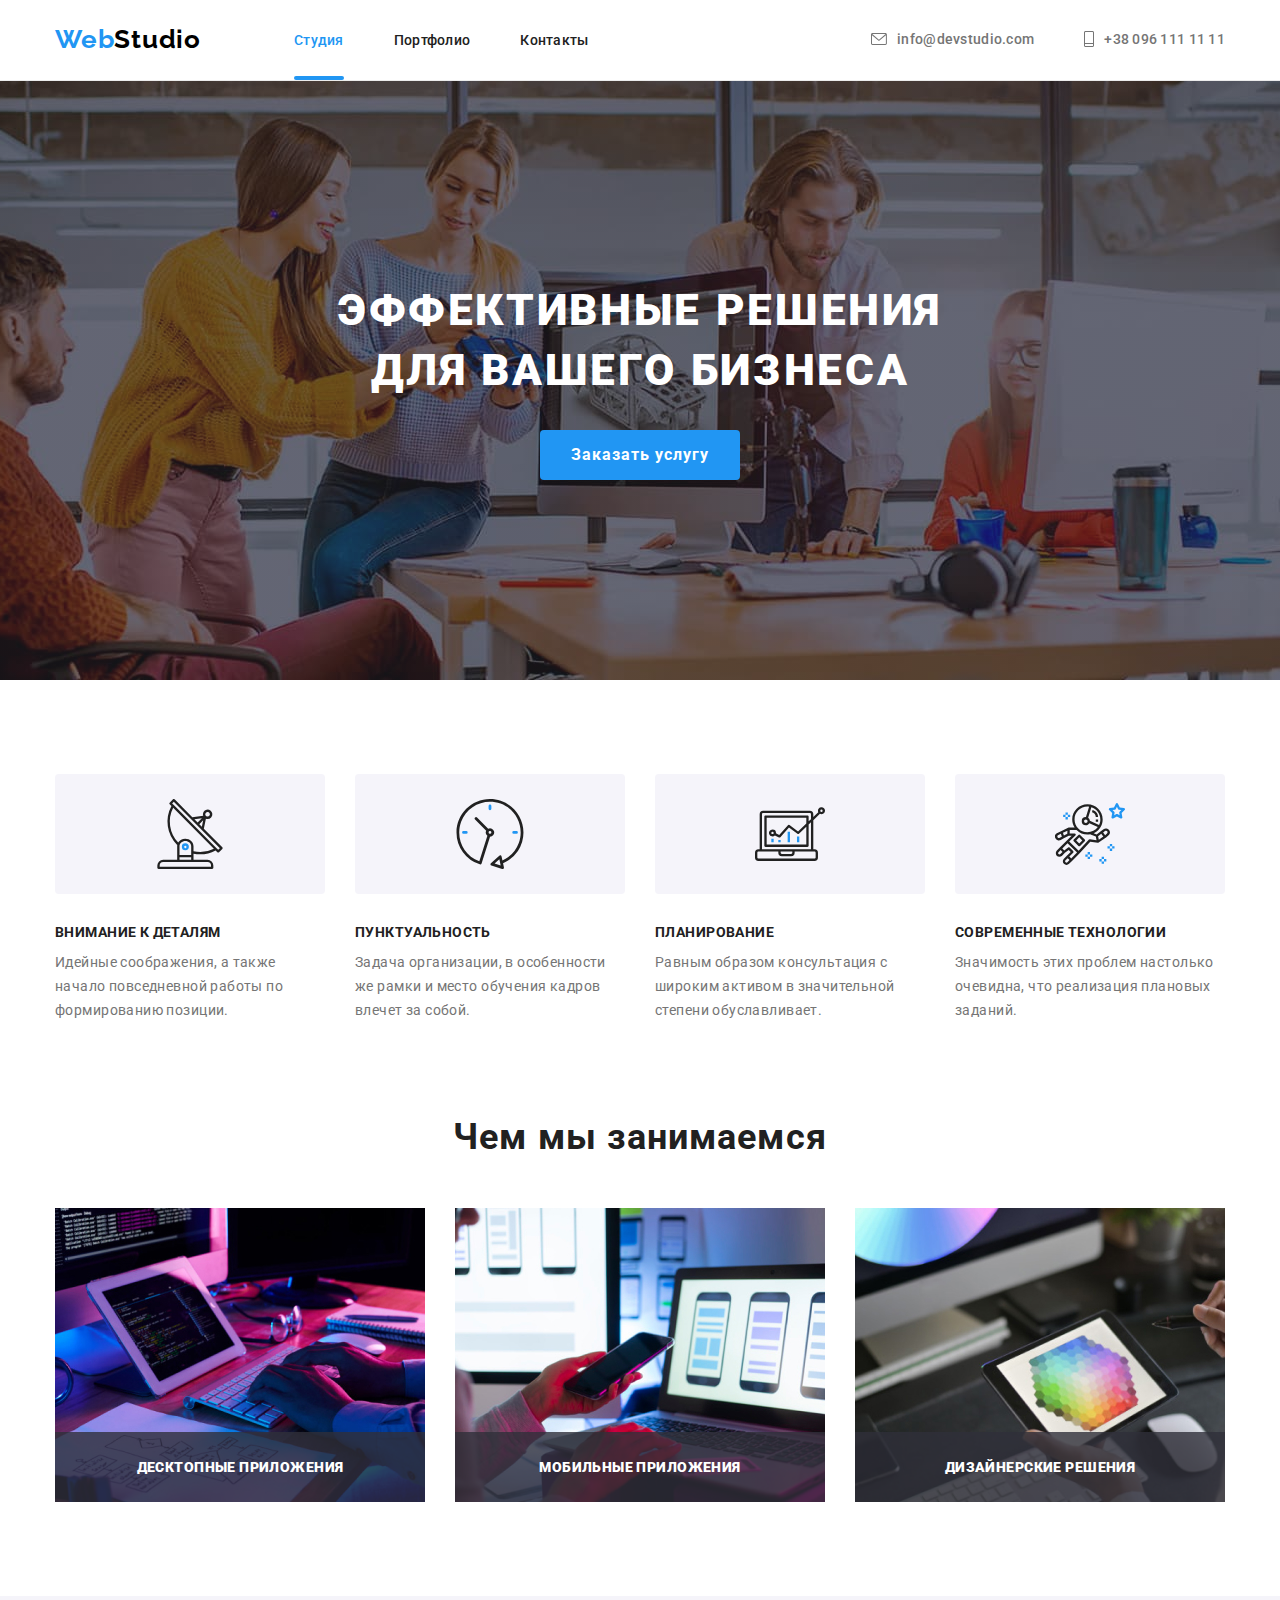
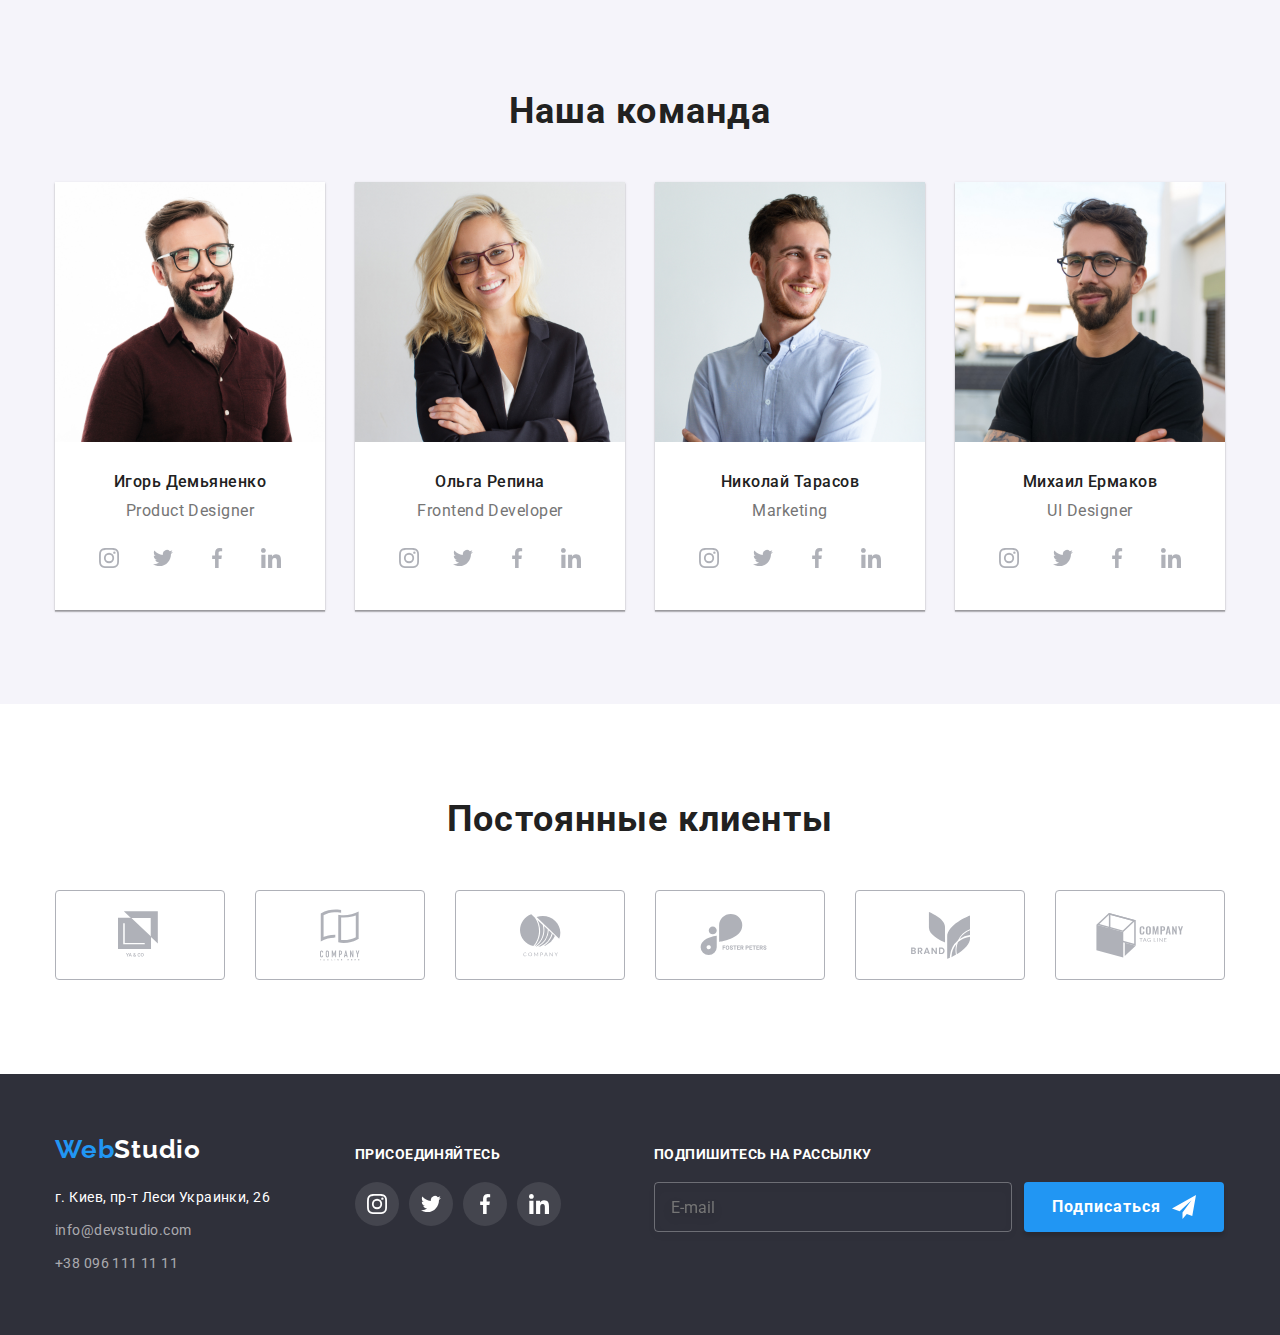
<file: index.html>
<!DOCTYPE html>
<html lang="ru">
  <head>
    <meta charset="UTF-8" />
    <meta name="viewport" content="width=device-width, initial-scale=1.0" />
    <title>Главная</title>
    <link rel="stylesheet" href="https://cdnjs.cloudflare.com/ajax/libs/modern-normalize/1.0.0/modern-normalize.css" />
    <link
      href="https://fonts.googleapis.com/css2?family=Raleway:wght@700&family=Roboto:wght@400;500;700;900&display=swap"
      rel="stylesheet"
    />
    <link rel="stylesheet" href="./css/main.min.css" />
  </head>

  <body>
    <!--HEADER-->

    <header class="page-header">
      <div class="container">
        <nav class="navigation">
          <a class="logo link logo-light-theme" href="./index.html" aria-label="логотип Веб Студии">
            <span class="logo-web">Web</span><span class="logo-studio-dark">Studio</span>
          </a>
        </nav>

        <nav class="navigation">
          <ul class="navigation-list list">
            <li class="navigation-list-item">
              <a class="navigation-list-link link link-current" href="./index.html"> Студия</a>
            </li>
            <li class="navigation-list-item">
              <a class="navigation-list-link link" href="./portfolio.html">Портфолио</a>
            </li>
            <li class="navigation-list-item">
              <a class="navigation-list-link link" href="">Контакты</a>
            </li>
          </ul>
        </nav>

        <address class="address">
          <ul class="address-list list">
            <li class="address-list-item">
              <a class="address-list-link link address-light-theme" href="mailto:info@devstudio.com">
                <svg class="contacts-icon mail-icon">
                  <use href="./images/symbol-defs.svg#icon-mail"></use>
                </svg>
                info@devstudio.com
              </a>
            </li>
            <li class="address-list-item">
              <a class="address-list-link link address-light-theme" href="tel:+380961111111">
                <svg class="contacts-icon phone-icon">
                  <use href="./images/symbol-defs.svg#icon-phone"></use>
                </svg>
                +38 096 111 11 11
              </a>
            </li>
          </ul>
        </address>
      </div>
    </header>

    <main>
      <!--HERO-->

      <section class="hero">
        <h1 class="hero-title">Эффективные решения для вашего бизнеса</h1>

        <button class="modal-button" data-modal-open type="button">Заказать услугу</button>
        <div class="backdrop is-hidden" data-modal>
          <div class="modal is-hidden">
            <button class="close-modal-btn" data-modal-close>
              <svg class="close-icon">
                <use href="./images/symbol-defs.svg#icon-close-modal"></use>
              </svg>
            </button>

            <h2 class="form-title">Оставьте свои данные, мы вам перезвоним</h2>

            <form action="#" method="GET" class="contact-form">
              <div class="form-field-wrapper">
                <label class="form-field"
                  >Имя
                  <input type="text" name="user-name" class="contact-input" minlength="2" />
                  <svg class="form-icon">
                    <use href="./images/symbol-defs.svg#icon-person-icon"></use>
                  </svg>
                </label>
              </div>

              <div class="form-field-wrapper">
                <label class="form-field"
                  >Телефон
                  <input type="tel" name="user-phone" class="contact-input" />
                  <svg class="form-icon">
                    <use href="./images/symbol-defs.svg#icon-phone-icon"></use>
                  </svg>
                </label>
              </div>

              <div class="form-field-wrapper">
                <label class="form-field">
                  Почта
                  <input type="email" name="user-email" class="contact-input" />
                  <svg class="form-icon">
                    <use href="./images/symbol-defs.svg#icon-email-icon"></use>
                  </svg>
                </label>
              </div>

              <label for="comment" class="form-field">
                Комментарий
                <textarea
                  name="comment"
                  class="comment-field"
                  id="comment"
                  placeholder="Введите текст"
                  cols="30"
                  rows="10"
                ></textarea>
              </label>

              <label for="agreement" class="agreement-terms-label">
                <input type="checkbox" name="agreement" value="accept" class="checkbox-input" id="agreement" />
                <svg class="checkbox-icon">
                  <use href="./images/symbol-defs.svg#icon-check"></use>
                </svg>

                Соглашаюсь с рассылкой и принимаю
                <a href="#" class="agreement-terms link"> Условия договора</a>
              </label>

              <button type="submit" class="submit-button">Отправить</button>
            </form>
          </div>
        </div>
      </section>

      <!--ADVANTAGES-->

      <section class="advantages">
        <h2 class="visually-hidden">Advantages</h2>

        <ul class="advantages-list list container">
          <li class="advantages-list-item">
            <h3 class="advantages-list-title details">Внимание к деталям</h3>
            <p class="advantages-list-description">
              Идейные соображения, а также начало повседневной работы по формированию позиции.
            </p>
          </li>

          <li class="advantages-list-item">
            <h3 class="advantages-list-title punctuality">Пунктуальность</h3>
            <p class="advantages-list-description">
              Задача организации, в особенности же рамки и место обучения кадров влечет за собой.
            </p>
          </li>

          <li class="advantages-list-item">
            <h3 class="advantages-list-title planning">Планирование</h3>
            <p class="advantages-list-description">
              Равным образом консультация с широким активом в значительной степени обуславливает.
            </p>
          </li>

          <li class="advantages-list-item">
            <h3 class="advantages-list-title technologies">Современные технологии</h3>
            <p class="advantages-list-description">
              Значимость этих проблем настолько очевидна, что реализация плановых заданий.
            </p>
          </li>
        </ul>
      </section>

      <!--WORK EXAMPLES-->

      <section class="gallery">
        <h2 class="title">Чем мы занимаемся</h2>

        <ul class="gallery-list list container">
          <li class="gallery-list-item">
            <img
              class="gallery-img"
              src="./images/works/work_1.jpg"
              alt="человек печатает на клавиатуре"
              width="370"
              height="294"
            />
            <div class="text-wrapper">
              <p class="gallery-label">Десктопные приложения</p>
            </div>
          </li>

          <li class="gallery-list-item">
            <img
              class="gallery-img"
              src="./images/works/work_2.jpg"
              alt="человек работает за ноутбуком с телефоном"
              width="370"
              height="294"
            />
            <div class="text-wrapper">
              <p class="gallery-label">Мобильные приложения</p>
            </div>
          </li>

          <li class="gallery-list-item">
            <img
              class="gallery-img"
              src="./images/works/work_3.jpg"
              alt=" человек работает на айпаде"
              width="370"
              height="294"
            />
            <div class="text-wrapper">
              <p class="gallery-label">Дизайнерские решения</p>
            </div>
          </li>
        </ul>
      </section>

      <!--TEAM-->

      <section class="staff">
        <h2 class="title">Наша команда</h2>

        <ul class="staff-list list container">
          <li class="staff-list-item">
            <div class="product-designer">
              <img class="staff-photo" src="./images/team/team_1.jpg" alt="Игорь Демьяненко" width="270" height="260" />
              <h3 class="staff-name">Игорь Демьяненко</h3>
              <p lang="en" class="staff-proffession">Product Designer</p>
            </div>

            <ul class="social-media list">
              <li>
                <a class="social-media-link link" href="">
                  <svg class="social-media-icons insta">
                    <use href="./images/symbol-defs.svg#icon-instagram"></use>
                  </svg>
                </a>
              </li>
              <li>
                <a class="social-media-link link" href="">
                  <svg class="social-media-icons twitter">
                    <use href="./images/symbol-defs.svg#icon-twitter"></use>
                  </svg>
                </a>
              </li>
              <li>
                <a class="social-media-link link" href="">
                  <svg class="social-media-icons fb">
                    <use href="./images/symbol-defs.svg#icon-facebook"></use>
                  </svg>
                </a>
              </li>
              <li>
                <a class="social-media-link link" href="">
                  <svg class="social-media-icons linkedin">
                    <use href="./images/symbol-defs.svg#icon-linkedin"></use>
                  </svg>
                </a>
              </li>
            </ul>
          </li>

          <li class="staff-list-item">
            <div class="frontennd-developer">
              <img class="staff-photo" src="./images/team/team_2.jpg" alt="Ольга Репина" width="270" height="260" />
              <h3 class="staff-name">Ольга Репина</h3>
              <p lang="en" class="staff-proffession">Frontend Developer</p>
            </div>
            <ul class="social-media list">
              <li class="social-media-item">
                <a class="social-media-link link" href="">
                  <svg class="social-media-icons insta">
                    <use href="./images/symbol-defs.svg#icon-instagram"></use>
                  </svg>
                </a>
              </li>
              <li class="social-media-item">
                <a class="social-media-link link" href="">
                  <svg class="social-media-icons twitter">
                    <use href="./images/symbol-defs.svg#icon-twitter"></use>
                  </svg>
                </a>
              </li>
              <li class="social-media-item">
                <a class="social-media-link link" href="">
                  <svg class="social-media-icons fb">
                    <use href="./images/symbol-defs.svg#icon-facebook"></use>
                  </svg>
                </a>
              </li>
              <li class="social-media-item">
                <a class="social-media-link link" href="">
                  <svg class="social-media-icons linkedin">
                    <use href="./images/symbol-defs.svg#icon-linkedin"></use>
                  </svg>
                </a>
              </li>
            </ul>
          </li>

          <li class="staff-list-item">
            <div class="marketing">
              <img class="staff-photo" src="./images/team/team_3.jpg" alt="Николай Тарасов" width="270" height="260" />
              <h3 class="staff-name">Николай Тарасов</h3>
              <p lang="en" class="staff-proffession">Marketing</p>
            </div>
            <ul class="social-media list">
              <li>
                <a class="social-media-link link" href="">
                  <svg class="social-media-icons insta">
                    <use href="./images/symbol-defs.svg#icon-instagram"></use>
                  </svg>
                </a>
              </li>
              <li>
                <a class="social-media-link link" href="">
                  <svg class="social-media-icons twitter">
                    <use href="./images/symbol-defs.svg#icon-twitter"></use>
                  </svg>
                </a>
              </li>
              <li>
                <a class="social-media-link link" href="">
                  <svg class="social-media-icons fb">
                    <use href="./images/symbol-defs.svg#icon-facebook"></use>
                  </svg>
                </a>
              </li>
              <li>
                <a class="social-media-link link" href="">
                  <svg class="social-media-icons linkedin">
                    <use href="./images/symbol-defs.svg#icon-linkedin"></use>
                  </svg>
                </a>
              </li>
            </ul>
          </li>

          <li class="staff-list-item">
            <div class="ui-designer">
              <img class="staff-photo" src="./images/team/team_4.jpg" alt="Михаил Ермаков" width="270" height="260" />
              <h3 class="staff-name">Михаил Ермаков</h3>
              <p lang="en" class="staff-proffession">UI Designer</p>
            </div>
            <ul class="social-media list">
              <li>
                <a class="social-media-link link" href="">
                  <svg class="social-media-icons insta">
                    <use href="./images/symbol-defs.svg#icon-instagram"></use>
                  </svg>
                </a>
              </li>
              <li>
                <a class="social-media-link link" href="">
                  <svg class="social-media-icons twitter">
                    <use href="./images/symbol-defs.svg#icon-twitter"></use>
                  </svg>
                </a>
              </li>
              <li>
                <a class="social-media-link link" href="">
                  <svg class="social-media-icons fb">
                    <use href="./images/symbol-defs.svg#icon-facebook"></use>
                  </svg>
                </a>
              </li>
              <li>
                <a class="social-media-link link" href="">
                  <svg class="social-media-icons linkedin">
                    <use href="./images/symbol-defs.svg#icon-linkedin"></use>
                  </svg>
                </a>
              </li>
            </ul>
          </li>
        </ul>
      </section>

      <!-- CLIENTS -->

      <section class="clients">
        <h2 class="title">Постоянные клиенты</h2>

        <ul class="clients-list list container">
          <li class="clients-list-item">
            <a class="clients-list-link link" href="">
              <svg class="clients-logo logo-1">
                <use href="./images/symbol-defs.svg#icon-logo-1"></use>
              </svg>
            </a>
          </li>

          <li class="clients-list-item">
            <a class="clients-list-link link" href="">
              <svg class="clients-logo logo-2">
                <use href="./images/symbol-defs.svg#icon-logo-2"></use>
              </svg>
            </a>
          </li>

          <li class="clients-list-item">
            <a class="clients-list-link link" href="">
              <svg class="clients-logo logo-3">
                <use href="./images/symbol-defs.svg#icon-logo-3"></use>
              </svg>
            </a>
          </li>

          <li class="clients-list-item">
            <a class="clients-list-link link" href="">
              <svg class="clients-logo logo-4">
                <use href="./images/symbol-defs.svg#icon-logo-4"></use>
              </svg>
            </a>
          </li>

          <li class="clients-list-item">
            <a class="clients-list-link link" href="">
              <svg class="clients-logo logo-5">
                <use href="./images/symbol-defs.svg#icon-logo-5"></use>
              </svg>
            </a>
          </li>

          <li class="clients-list-item">
            <a class="clients-list-link link" href="">
              <svg class="clients-logo logo-6">
                <use href="./images/symbol-defs.svg#icon-logo-6"></use>
              </svg>
            </a>
          </li>
        </ul>
      </section>
    </main>

    <!--FOOTER-->

    <footer class="footer">
      <section class="footer-container">
        <h2 class="visually-hidden">Adress</h2>

        <div class="container">
          <div class="footer-nav">
            <nav class="navigation">
              <a class="logo link" href="./index.html" aria-label="логотип Веб Студии"
                ><span class="logo-web">Web</span><span class="logo-studio-light">Studio</span></a
              >
            </nav>

            <address class="address">
              <ul class="address-list list">
                <li class="address-list-item">
                  <a
                    class="address-list-link link location"
                    href="https://goo.gl/maps/hSvquqhqqcb26WJL9"
                    target="_blank"
                    >г. Киев, пр-т Леси Украинки, 26
                  </a>
                </li>
                <li class="address-list-item">
                  <a class="address-list-link link address-dark-theme" href="mailto:info@devstudio.com">
                    info@devstudio.com</a
                  >
                </li>
                <li class="address-list-item">
                  <a class="address-list-link link address-dark-theme" href="tel:+380961111111">+38 096 111 11 11</a>
                </li>
              </ul>
            </address>
          </div>

          <div class="social">
            <h2 class="title">ПРИСОЕДИНЯЙТЕСЬ</h2>

            <ul class="social-media list">
              <li class="social-media-item">
                <a class="social-media-link link" href="">
                  <svg class="social-media-icons insta">
                    <use href="./images/symbol-defs.svg#icon-instagram"></use>
                  </svg>
                </a>
              </li>

              <li class="social-media-item">
                <a class="social-media-link link" href="">
                  <svg class="social-media-icons twitter">
                    <use href="./images/symbol-defs.svg#icon-twitter"></use>
                  </svg>
                </a>
              </li>

              <li class="social-media-item">
                <a class="social-media-link link" href="">
                  <svg class="social-media-icons fb">
                    <use href="./images/symbol-defs.svg#icon-facebook"></use>
                  </svg>
                </a>
              </li>

              <li class="social-media-item">
                <a class="social-media-link link" href="">
                  <svg class="social-media-icons linkedin">
                    <use href="./images/symbol-defs.svg#icon-linkedin"></use>
                  </svg>
                </a>
              </li>
            </ul>
          </div>

          <div class="form-wraper">
            <h2 class="title">Подпишитесь на рассылку</h2>
            <form action="#" method="GET" class="subscribe-form">
              <input type="email" class="subscribe-form-input" placeholder="E-mail" />
              <button type="submit" class="subscribe-button">Подписаться</button>
            </form>
          </div>
        </div>
      </section>
    </footer>

    <script src="./js/modal.js"></script>
  </body>
</html>
</file>
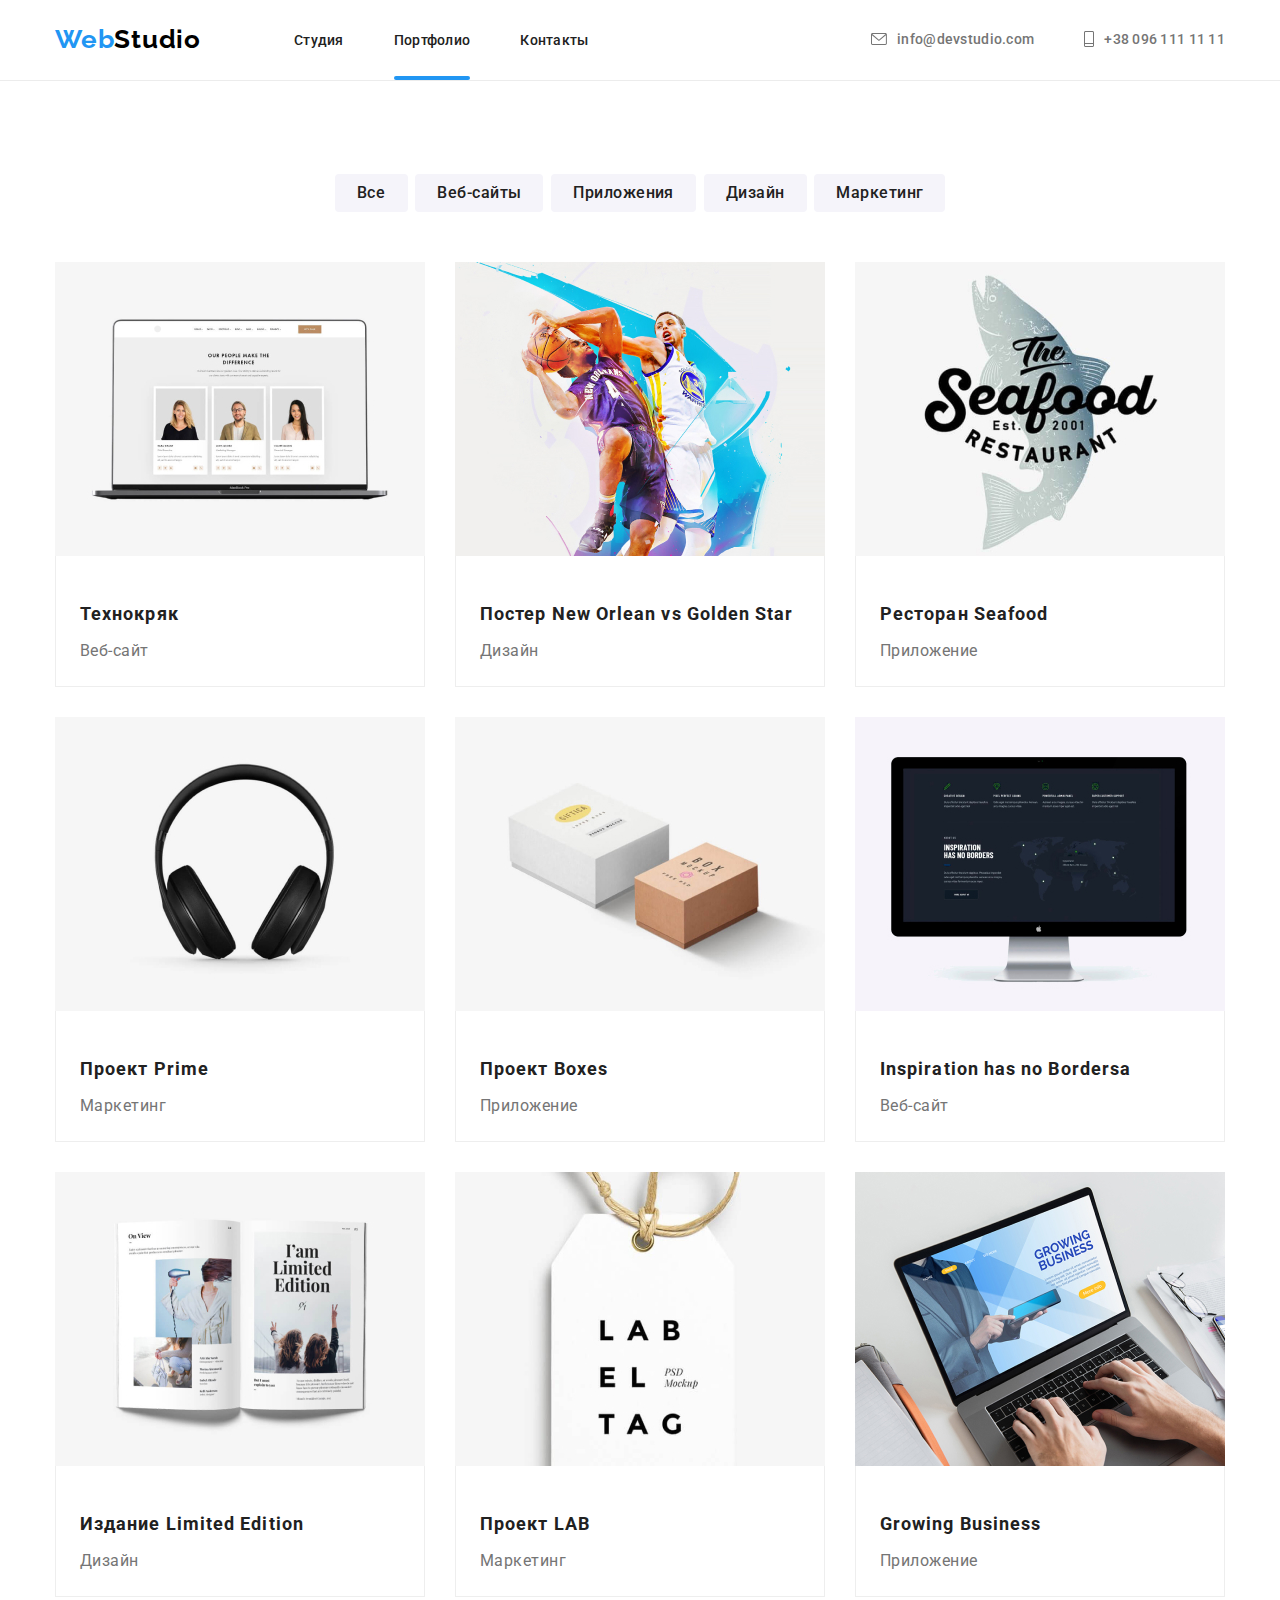
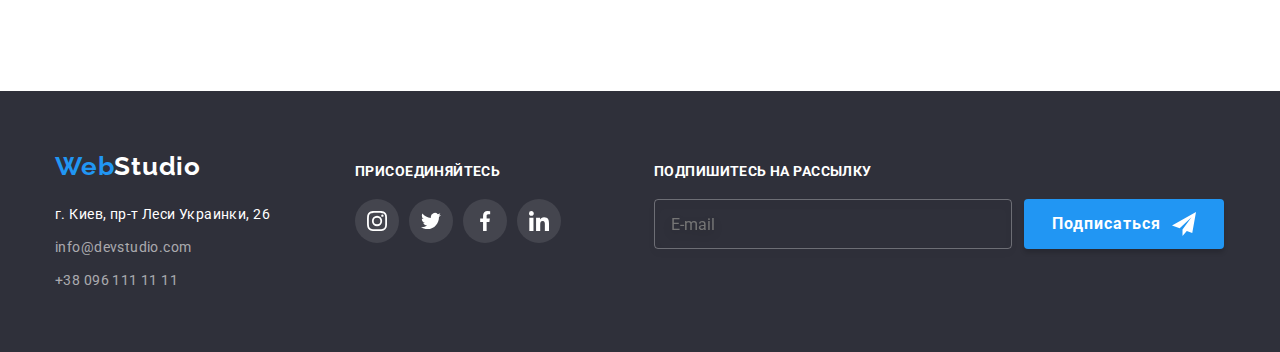
<file: portfolio.html>
<!DOCTYPE html>
<html lang="ru">
  <head>
    <meta charset="UTF-8" />
    <meta name="viewport" content="width=device-width, initial-scale=1.0" />
    <title>Портфолио</title>
    <link rel="stylesheet" href="https://cdnjs.cloudflare.com/ajax/libs/modern-normalize/1.0.0/modern-normalize.css" />
    <link
      href="https://fonts.googleapis.com/css2?family=Raleway:wght@700&family=Roboto:wght@400;500;700;900&display=swap"
      rel="stylesheet"
    />
    <link rel="stylesheet" href="./css/portfolio.min.css" />
  </head>

  <body>
    <!--HEADER-->

    <header class="page-header">
      <div class="container">
        <nav class="navigation">
          <a class="logo link logo-light-theme" href="./index.html" aria-label="логотип Веб Студии">
            <span class="logo-web">Web</span><span class="logo-studio-dark">Studio</span>
          </a>
        </nav>

        <nav class="navigation">
          <ul class="navigation-list list">
            <li class="navigation-list-item">
              <a class="navigation-list-link link" href="./index.html">Студия</a>
            </li>

            <li class="navigation-list-item">
              <a class="navigation-list-link link link-current" href="./portfolio.html">Портфолио</a>
            </li>

            <li class="navigation-list-item">
              <a class="navigation-list-link link" href="">Контакты</a>
            </li>
          </ul>
        </nav>

        <address class="address">
          <ul class="address-list list">
            <li class="address-list-item">
              <a class="address-list-link link address-light-theme" href="mailto:info@devstudio.com">
                <svg class="contacts-icon mail-icon">
                  <use href="./images/symbol-defs.svg#icon-mail"></use>
                </svg>
                info@devstudio.com
              </a>
            </li>
            <li class="address-list-item">
              <a class="address-list-link link address-light-theme" href="tel:+380961111111">
                <svg class="contacts-icon phone-icon">
                  <use href="./images/symbol-defs.svg#icon-phone"></use>
                </svg>
                +38 096 111 11 11
              </a>
            </li>
          </ul>
        </address>
      </div>
    </header>

    <main>
      <!--PORTFOLIO-->

      <section class="portfolio">
        <h2 hidden>Галлерея работ</h2>

        <div class="work-gallery">
          <div class="filter">
            <ul class="filter-list list">
              <li>
                <button class="filter-button" type="button">Все</button>
              </li>
              <li>
                <button class="filter-button" type="button">Веб-сайты</button>
              </li>
              <li>
                <button class="filter-button" type="button">Приложения</button>
              </li>
              <li>
                <button class="filter-button" type="button">Дизайн</button>
              </li>
              <li>
                <button class="filter-button" type="button">Маркетинг</button>
              </li>
            </ul>
          </div>

          <ul class="work-list list container">
            <li class="work-list-item">
              <a class="link work-list-link" href="">
                <div class="image-wrapper">
                  <img
                    class="work-photo"
                    src="./images/work-samples/site.jpg"
                    alt="страница вебсайта на мониторе лаптопа"
                    width="370"
                    height="294"
                  />

                  <p class="work-list-description">
                    Технокряк это современная площадка распространения коронавируса. Компании используют эту платформу
                    для цифрового шпионажа и атак на защищённые сервера конкурентов.
                  </p>
                </div>
                <div class="work-card">
                  <h3 class="work-name">Технокряк</h3>
                  <p class="work-type">Веб-сайт</p>
                </div>
              </a>
            </li>

            <li class="work-list-item">
              <a class="link work-list-link" href="">
                <div class="image-wrapper">
                  <img
                    class="work-photo"
                    src="./images/work-samples/basketball.jpg"
                    alt="двое мужчин играют в баскетбол"
                    width="370"
                    height="294"
                  />

                  <p class="work-list-description">
                    Технокряк это современная площадка распространения коронавируса. Компании используют эту платформу
                    для цифрового шпионажа и атак на защищённые сервера конкурентов.
                  </p>
                </div>

                <div class="work-card">
                  <h3 class="work-name">Постер <span lang="en">New Orlean vs Golden Star</span></h3>
                  <p class="work-type">Дизайн</p>
                </div>
              </a>
            </li>

            <li class="work-list-item">
              <a class="link work-list-link" href="">
                <div class="image-wrapper">
                  <img
                    class="work-photo"
                    src="./images/work-samples/restaurant-logo.jpg"
                    alt="логотип ресторана Seafood"
                    width="370"
                    height="294"
                  />
                  <p class="work-list-description">
                    Технокряк это современная площадка распространения коронавируса. Компании используют эту платформу
                    для цифрового шпионажа и атак на защищённые сервера конкурентов.
                  </p>
                </div>

                <div class="work-card">
                  <h3 class="work-name">Ресторан <span lang="en">Seafood</span></h3>
                  <p class="work-type">Приложение</p>
                </div>
              </a>
            </li>

            <li class="work-list-item">
              <a class="link work-list-link" href="">
                <div class="image-wrapper">
                  <img
                    class="work-photo"
                    src="./images/work-samples/headphones.jpg"
                    alt="черные наушники накладные"
                    width="370"
                    height="294"
                  />
                  <p class="work-list-description">
                    Технокряк это современная площадка распространения коронавируса. Компании используют эту платформу
                    для цифрового шпионажа и атак на защищённые сервера конкурентов.
                  </p>
                </div>

                <div class="work-card">
                  <h3 class="work-name">Проект <span lang="en">Prime</span></h3>
                  <p class="work-type">Маркетинг</p>
                </div>
              </a>
            </li>

            <li class="work-list-item">
              <a class="link work-list-link" href="">
                <div class="image-wrapper">
                  <img
                    class="work-photo"
                    src="./images/work-samples/boxes.jpg"
                    alt="две картонные коробки на светлом фоне"
                    width="370"
                    height="294"
                  />

                  <p class="work-list-description">
                    Технокряк это современная площадка распространения коронавируса. Компании используют эту платформу
                    для цифрового шпионажа и атак на защищённые сервера конкурентов.
                  </p>
                </div>

                <div class="work-card">
                  <h3 class="work-name">Проект <span lang="en">Boxes</span></h3>
                  <p class="work-type">Приложение</p>
                </div>
              </a>
            </li>

            <li class="work-list-item">
              <a class="link work-list-link" href="">
                <div class="image-wrapper">
                  <img
                    class="work-photo"
                    src="./images/work-samples/monitor.jpg"
                    alt="вебсайт на экране монитора моноблока"
                    width="370"
                    height="294"
                  />
                  <p class="work-list-description">
                    Технокряк это современная площадка распространения коронавируса. Компании используют эту платформу
                    для цифрового шпионажа и атак на защищённые сервера конкурентов.
                  </p>
                </div>

                <div class="work-card">
                  <h3 lang="en" class="work-name">Inspiration has no Bordersа</h3>
                  <p class="work-type">Веб-сайт</p>
                </div>
              </a>
            </li>

            <li class="work-list-item">
              <a class="link work-list-link" href="">
                <div class="image-wrapper">
                  <img
                    class="work-photo"
                    src="./images/work-samples/book.jpg"
                    alt="журнал Limited Edition"
                    width="370"
                    height="294"
                  />
                  <p class="work-list-description">
                    Технокряк это современная площадка распространения коронавируса. Компании используют эту платформу
                    для цифрового шпионажа и атак на защищённые сервера конкурентов.
                  </p>
                </div>

                <div class="work-card">
                  <h3 class="work-name">Издание <span lang="en">Limited Edition</span></h3>
                  <p class="work-type">Дизайн</p>
                </div>
              </a>
            </li>

            <li class="work-list-item">
              <a class="link work-list-link" href="">
                <div class="image-wrapper">
                  <img
                    class="work-photo"
                    src="./images/work-samples/label.jpg"
                    alt="белая бирка с веревочкой"
                    width="370"
                    height="294"
                  />
                  <p class="work-list-description">
                    Технокряк это современная площадка распространения коронавируса. Компании используют эту платформу
                    для цифрового шпионажа и атак на защищённые сервера конкурентов.
                  </p>
                </div>

                <div class="work-card">
                  <h3 class="work-name">Проект <span lang="en">LAB</span></h3>
                  <p class="work-type">Маркетинг</p>
                </div>
              </a>
            </li>

            <li class="work-list-item">
              <a class="link work-list-link" href="">
                <div class="image-wrapper">
                  <img
                    class="work-photo"
                    src="./images/work-samples/laptop.jpg"
                    alt="разрабатывает приложение на лаптопе"
                    width="370"
                    height="294"
                  />
                  <p class="work-list-description">
                    Технокряк это современная площадка распространения коронавируса. Компании используют эту платформу
                    для цифрового шпионажа и атак на защищённые сервера конкурентов.
                  </p>
                </div>

                <div class="work-card">
                  <h3 lang="en" class="work-name">Growing Business</h3>
                  <p class="work-type">Приложение</p>
                </div>
              </a>
            </li>
          </ul>
        </div>
      </section>
    </main>

    <!--FOOTER-->

    <footer class="footer">
      <section class="footer-container">
        <h2 hidden>Adress</h2>

        <div class="container">
          <div class="footer-nav">
            <nav class="navigation">
              <a class="logo link" href="./index.html" aria-label="логотип Веб Студии"
                ><span class="logo-web">Web</span><span class="logo-studio-light">Studio</span></a
              >
            </nav>

            <address class="address">
              <ul class="address-list list">
                <li class="address-list-item">
                  <a
                    class="address-list-link link location"
                    href="https://goo.gl/maps/hSvquqhqqcb26WJL9"
                    target="_blank"
                    >г. Киев, пр-т Леси Украинки, 26
                  </a>
                </li>
                <li class="address-list-item">
                  <a class="address-list-link link address-dark-theme" href="mailto:info@devstudio.com">
                    info@devstudio.com</a
                  >
                </li>
                <li class="address-list-item">
                  <a class="address-list-link link address-dark-theme" href="tel:+380961111111">+38 096 111 11 11</a>
                </li>
              </ul>
            </address>
          </div>

          <div class="social">
            <h2 class="title">ПРИСОЕДИНЯЙТЕСЬ</h2>

            <ul class="social-media list">
              <li class="social-media-item">
                <a class="social-media-link link" href="">
                  <svg class="social-media-icons insta">
                    <use href="./images/symbol-defs.svg#icon-instagram"></use>
                  </svg>
                </a>
              </li>

              <li class="social-media-item">
                <a class="social-media-link link" href="">
                  <svg class="social-media-icons twitter">
                    <use href="./images/symbol-defs.svg#icon-twitter"></use>
                  </svg>
                </a>
              </li>

              <li class="social-media-item">
                <a class="social-media-link link" href="">
                  <svg class="social-media-icons fb">
                    <use href="./images/symbol-defs.svg#icon-facebook"></use>
                  </svg>
                </a>
              </li>

              <li class="social-media-item">
                <a class="social-media-link link" href="">
                  <svg class="social-media-icons linkedin">
                    <use href="./images/symbol-defs.svg#icon-linkedin"></use>
                  </svg>
                </a>
              </li>
            </ul>
          </div>

          <div class="form-wraper">
            <h2 class="title">Подпишитесь на рассылку</h2>
            <form action="#" method="GET" class="subscribe-form">
              <input type="email" class="subscribe-form-input" placeholder="E-mail" />
              <button type="submit" class="subscribe-button">Подписаться</button>
            </form>
          </div>
        </div>
      </section>
    </footer>

    <script src="./js/modal.js"></script>
  </body>
</html>
</file>
<file: css/main.min.css>
.visually-hidden{position:absolute !important;clip:rect(1px 1px 1px 1px);clip:rect(1px, 1px, 1px, 1px);padding:0 !important;border:0 !important;height:1px !important;width:1px !important;overflow:hidden}.advantages .container,.gallery .container,.staff .container,.social-media,.clients-list,.subscribe-button{display:flex;justify-content:space-between}.address-list-link:hover,.address-list-link:focus,.navigation-list-link:hover,.navigation-list-link:focus,.backdrop,.contact-input,.form-icon,.form-field,.comment-field,.checkbox-icon,.social-media-link,.footer .social-media-link,.clients-list-link{transition:all 250ms cubic-bezier(0.4, 0, 0.2, 1)}*,*::before,*::after{padding:0;margin:0}img{display:block}body{padding-top:80px;font-family:"Roboto",sans-serif;font-style:normal;color:#757575}.list{list-style:none;padding:0px;margin:0px;list-style:none}.link{text-decoration:none;display:block}h1,h2,h3{margin:0px}.container{width:1200px;padding-left:15px;padding-right:15px;margin-left:auto;margin-right:auto}.page-header .container{display:flex;align-items:center;justify-content:center}.gallery .container{margin-top:50px}.work-gallery .container{display:flex;flex-wrap:wrap;margin-top:50px}.staff .container{margin-top:50px}.footer .container{display:flex}.modal-button{display:block;font-family:"Roboto",sans-serif;font-weight:700;font-size:16px;line-height:1.875;letter-spacing:.06em;text-align:center;color:#fff;background-color:#2196f3;border-style:none;margin:0 auto;width:200px;min-width:200px;height:50px;border-radius:4px;margin-top:30px;cursor:pointer}.logo{font-family:"Raleway",sans-serif;font-style:normal;font-weight:700;font-size:26px;line-height:1.19231;letter-spacing:.03em}.logo-web{color:#2196f3}.logo-studio-dark{color:#000}.logo-studio-light{color:#fff}.address{font-family:"Roboto",sans-serif;font-style:normal;font-size:14px}.page-header .address{display:flex;margin-left:auto}.footer .address{margin-top:20px}.address-list-link{display:flex;align-items:center}.address-list-link:hover,.address-list-link:focus{color:#2196f3}.address-light-theme{font-weight:500;font-size:14px;line-height:1.42857;letter-spacing:.02em;color:#757575}.address-dark-theme{font-weight:400;font-size:14px;line-height:1.71429;letter-spacing:.03em;color:rgba(255,255,255,0.6)}.footer .address-list-item:not(:first-child){margin-top:9px}.page-header .address-list{display:flex}.page-header .address-list-item+.address-list-item{margin-left:50px}.contacts-icon{margin-right:10px;fill:currentColor}.phone-icon{width:10px;min-width:10px;height:16px}.mail-icon{width:16px;min-width:16px;height:12px}.navigation-list-link{display:block;color:#212121;font-weight:500;font-size:14px;line-height:1.14286;letter-spacing:.02em;cursor:pointer}.navigation-list-link:hover,.navigation-list-link:focus{color:#2196f3}.page-header .navigation-list{display:flex;margin-left:93px}.page-header .navigation-list-item+.navigation-list-item{margin-left:50px}.title{font-weight:700;font-size:36px;line-height:1.16667;letter-spacing:.03em;text-align:center;color:#212121}.footer .title{font-family:"Roboto",sans-serif;font-weight:700;font-size:14px;line-height:1.14286;letter-spacing:.03em;color:#fff;text-align:start;text-transform:uppercase;margin-bottom:20px}.link-current{position:relative;color:#2196f3}.link-current::after{content:"";position:absolute;display:block;width:100%;min-width:100%;height:4px;bottom:-32px;background-color:#2196f3;border-radius:2px}.backdrop{position:fixed;z-index:105;top:0;left:0;width:100%;min-width:100%;height:100%;background-color:rgba(0,0,0,0.2)}.backdrop.is-hidden{visibility:hidden;opacity:0;pointer-events:none}.modal{position:absolute;top:50%;left:50%;width:528px;min-width:528px;height:581px;padding:40px;background-color:#fff;box-shadow:0px 1px 3px rgba(0,0,0,0.12),0px 1px 1px rgba(0,0,0,0.14),0px 2px 1px rgba(0,0,0,0.2);border-radius:4px;transform:translate(-50%, -50%);transition:transform 250ms cubic-bezier(0.4, 0, 0.2, 1)}.backdrop.is-hidden .modal{transform:translate(-50%, -200%)}.close-modal-btn{position:absolute;top:8px;right:8px;width:30px;min-width:30px;height:30px;border-radius:50%;border:1px solid rgba(0,0,0,0.1);background-color:#fff;cursor:pointer}.close-modal-btn:hover,.close-modal-btn:focus{color:#2196f3}.close-icon{width:11px;min-width:11px;height:11px;fill:currentColor}.form-title{font-weight:700;font-size:20px;line-height:1.15;letter-spacing:.03em;color:#212121;margin-bottom:12px}.contact-form{font-style:normal;font-weight:400;font-size:12px;line-height:1.16667;letter-spacing:.01em;color:#757575}.contact-input{width:100%;min-width:100%;height:40px;padding:12px 42px;margin-top:4px;border:1px solid rgba(33,33,33,0.2);box-sizing:border-box;border-radius:4px}.contact-input:focus{outline-color:#2196f3}.form-field-wrapper{position:relative;margin-bottom:10px}.form-icon{position:absolute;top:29px;left:12px;width:18px;min-width:18px;height:18px;display:inline-block;fill:#000}.form-field:focus-within>.form-icon{fill:#2196f3}.form-field:focus-within{color:#2196f3}.comment-field{width:100%;min-width:100%;height:120px;margin-top:4px;padding:12px 16px;border:1px solid rgba(33,33,33,0.2);border-radius:4px;resize:none}.comment-field:focus{outline-color:#2196f3}.agreement-terms{text-decoration-line:underline;color:#2196f3;cursor:pointer}.agreement-terms-label{display:inline-flex;align-items:center;padding:0 12px;margin-top:20px;text-align:end;font-weight:400;font-size:14px;line-height:1.71429;letter-spacing:.03em}.checkbox-input{margin-top:20px;appearance:none}.checkbox-input:checked+.checkbox-icon{background-color:#2196f3;border:none}.checkbox-icon{width:16px;min-width:16px;height:15px;margin-right:8px;border:2px solid #212121;border-radius:4px}.submit-button{display:block;width:200px;min-width:200px;height:50px;margin-top:30px;margin:0 auto;margin-top:30px;font-weight:700;font-size:16px;line-height:1.875;letter-spacing:.06em;color:#fff;background:#2196f3;color:#fff;box-shadow:0px 4px 4px rgba(0,0,0,0.15);border-radius:4px;border-style:none;cursor:pointer}.social{padding-top:12px;margin-left:85px}.social-media{width:206px;min-width:206px;height:44px;align-items:center;margin:0 auto}.footer .social-media{width:100%;min-width:100%;height:44px}.social-media-icons{width:20px;min-width:20px;height:20px;fill:currentColor}.social-media-link{display:flex;align-items:center;justify-content:center;width:44px;min-width:44px;height:44px;border-radius:50%;margin:0 auto;color:#afb1b8}.social-media-link:hover,.social-media-link:focus{width:44px;min-width:44px;height:44px;background-color:#2196f3;color:#fff}.footer .social-media-item+.social-media-item{margin-left:10px}.footer .social-media-icons{fill:#fff}.footer .social-media-link{width:44px;min-width:44px;height:44px;border-radius:50%;background-color:rgba(255,255,255,0.1)}.footer .social-media-link:hover,.footer .social-media-link:focus{background-color:#2196f3}.page-header{position:fixed;top:0;left:0;z-index:100;width:100%;border-bottom:1px solid #ececec;padding-top:24px;padding-bottom:25px;background-color:#fff}.hero{padding-top:200px;padding-bottom:200px;background-color:#2f303a;background-image:linear-gradient(rgba(47,48,58,0.4), rgba(47,48,58,0.4)),url("../images/Img.jpg");background-repeat:no-repeat;background-size:cover;background-position:center}.hero-title{width:696px;text-align:center;font-family:"Roboto",sans-serif;font-style:normal;font-weight:900;font-size:44px;line-height:1.36364;letter-spacing:.06em;text-transform:uppercase;color:#fff;margin:0 auto}.advantages{padding-top:94px;padding-bottom:94px}.advantages-list-title{font-weight:700;font-size:14px;line-height:1.14286;letter-spacing:.03em;text-transform:uppercase;color:#212121;margin-bottom:10px}.advantages-list-title::before{content:"";display:block;width:270px;min-width:270px;height:120px;margin-bottom:30px;border-radius:4px;background-repeat:no-repeat;background-position:center}.advantages-list-description{font-weight:400;font-size:14px;line-height:1.71429;letter-spacing:.03em}.advantages-list-item{width:270px}.details::before{background-image:url("../images/Advantages/antenna.svg"),linear-gradient(#f5f4fa, #f5f4fa)}.punctuality::before{background-image:url("../images/Advantages/clock.svg"),linear-gradient(#f5f4fa, #f5f4fa)}.planning::before{background-image:url("../images/Advantages/diagram.svg"),linear-gradient(#f5f4fa, #f5f4fa)}.technologies::before{background-image:url("../images/Advantages/astronaut.svg"),linear-gradient(#f5f4fa, #f5f4fa)}.gallery{padding-bottom:94px}.gallery-list-item{position:relative}.gallery-label{font-weight:900;font-size:14px;line-height:1.14286;letter-spacing:.03em;text-align:center;text-transform:uppercase;color:#ffffff}.text-wrapper{position:absolute;bottom:0px;display:flex;justify-content:center;align-items:center;width:100%;min-width:100%;height:70px;background:rgba(47,48,58,0.8)}.staff{background-color:#f5f4fa;padding-top:94px;padding-bottom:94px}.staff-name{font-weight:500;font-size:16px;line-height:1.1875;letter-spacing:.03em;color:#212121;margin-top:30px}.staff-proffession{font-weight:400;font-size:16px;line-height:1.1875;letter-spacing:.03em;margin-top:10px;margin-bottom:16px}.staff-list-item{text-align:center;padding-bottom:30px;background-color:#fff;box-shadow:0px 1px 3px rgba(0,0,0,0.12),0px 1px 1px rgba(0,0,0,0.14),0px 2px 1px rgba(0,0,0,0.2)}.clients{padding-top:94px;padding-bottom:94px}.clients-list{align-items:center;margin:0 auto;margin-top:50px}.clients-list-link{display:flex;align-items:center;justify-content:center;width:170px;min-width:170px;height:90px;border:1px solid #afb1b8;color:#afb1b8;border-radius:4px}.clients-list-link:hover,.clients-list-link:focus{border:1px solid #2196f3;color:#2196f3}.clients-logo{fill:currentColor}.logo-1{width:44px;min-width:44px;height:49px}.logo-2{width:40px;min-width:40px;height:52px}.logo-3{width:41px;min-width:41px;height:43px}.logo-4{width:80px;min-width:80px;height:42px}.logo-5{width:59px;min-width:59px;height:47px}.logo-6{width:88px;min-width:88px;height:45px}.footer{padding-top:60px;padding-bottom:60px;background-color:#2f303a}.location{font-weight:400;font-size:14px;line-height:1.71429;letter-spacing:.03em;color:#fff}.form-wraper{margin-left:93px;padding-top:12px}.subscribe-form{display:inline-flex;align-items:center}.subscribe-form-input{width:358px;min-width:358px;height:50px;padding:15px 16px;border:1px solid rgba(255,255,255,0.3);color:#fff;background-color:transparent;box-sizing:border-box;filter:drop-shadow(0px 4px 4px rgba(0,0,0,0.15));border-radius:4px}.subscribe-button{align-items:center;width:200px;min-width:200px;height:50px;margin-left:12px;padding:10px 28px;font-weight:700;font-size:16px;line-height:1.875;letter-spacing:.06em;color:#fff;text-align:left;background:#2196f3;box-shadow:0px 4px 4px rgba(0,0,0,0.15);border-radius:4px;border-style:none;cursor:pointer}.subscribe-button::after{content:"";width:24px;min-width:24px;height:24px;background-image:url("../images/icon-send.svg");fill:#fff;background-repeat:no-repeat;background-position:center}
/*# sourceMappingURL=main.min.css.map */
</file>
<file: css/portfolio.min.css>
.visually-hidden{position:absolute !important;clip:rect(1px 1px 1px 1px);clip:rect(1px, 1px, 1px, 1px);padding:0 !important;border:0 !important;height:1px !important;width:1px !important;overflow:hidden}.advantages .container,.gallery .container,.staff .container,.social-media,.subscribe-button,.filter-list{display:flex;justify-content:space-between}.address-list-link:hover,.address-list-link:focus,.navigation-list-link:hover,.navigation-list-link:focus,.social-media-link,.footer .social-media-link,.filter-button,.work-list-link{transition:all 250ms cubic-bezier(0.4, 0, 0.2, 1)}*,*::before,*::after{padding:0;margin:0}img{display:block}body{padding-top:80px;font-family:"Roboto",sans-serif;font-style:normal;color:#757575}.list{list-style:none;padding:0px;margin:0px;list-style:none}.link{text-decoration:none;display:block}h1,h2,h3{margin:0px}.container{width:1200px;padding-left:15px;padding-right:15px;margin-left:auto;margin-right:auto}.page-header .container{display:flex;align-items:center;justify-content:center}.gallery .container{margin-top:50px}.work-gallery .container{display:flex;flex-wrap:wrap;margin-top:50px}.staff .container{margin-top:50px}.footer .container{display:flex}.logo{font-family:"Raleway",sans-serif;font-style:normal;font-weight:700;font-size:26px;line-height:1.19231;letter-spacing:.03em}.logo-web{color:#2196f3}.logo-studio-dark{color:#000}.logo-studio-light{color:#fff}.address{font-family:"Roboto",sans-serif;font-style:normal;font-size:14px}.page-header .address{display:flex;margin-left:auto}.footer .address{margin-top:20px}.address-list-link{display:flex;align-items:center}.address-list-link:hover,.address-list-link:focus{color:#2196f3}.address-light-theme{font-weight:500;font-size:14px;line-height:1.42857;letter-spacing:.02em;color:#757575}.address-dark-theme{font-weight:400;font-size:14px;line-height:1.71429;letter-spacing:.03em;color:rgba(255,255,255,0.6)}.footer .address-list-item:not(:first-child){margin-top:9px}.page-header .address-list{display:flex}.page-header .address-list-item+.address-list-item{margin-left:50px}.contacts-icon{margin-right:10px;fill:currentColor}.phone-icon{width:10px;min-width:10px;height:16px}.mail-icon{width:16px;min-width:16px;height:12px}.link-current{position:relative;color:#2196f3}.link-current::after{content:"";position:absolute;display:block;width:100%;min-width:100%;height:4px;bottom:-32px;background-color:#2196f3;border-radius:2px}.navigation-list-link{display:block;color:#212121;font-weight:500;font-size:14px;line-height:1.14286;letter-spacing:.02em;cursor:pointer}.navigation-list-link:hover,.navigation-list-link:focus{color:#2196f3}.page-header .navigation-list{display:flex;margin-left:93px}.page-header .navigation-list-item+.navigation-list-item{margin-left:50px}.modal-button{display:block;font-family:"Roboto",sans-serif;font-weight:700;font-size:16px;line-height:1.875;letter-spacing:.06em;text-align:center;color:#fff;background-color:#2196f3;border-style:none;margin:0 auto;width:200px;min-width:200px;height:50px;border-radius:4px;margin-top:30px;cursor:pointer}.title{font-weight:700;font-size:36px;line-height:1.16667;letter-spacing:.03em;text-align:center;color:#212121}.footer .title{font-family:"Roboto",sans-serif;font-weight:700;font-size:14px;line-height:1.14286;letter-spacing:.03em;color:#fff;text-align:start;text-transform:uppercase;margin-bottom:20px}.social{padding-top:12px;margin-left:85px}.social-media{width:206px;min-width:206px;height:44px;align-items:center;margin:0 auto}.footer .social-media{width:100%;min-width:100%;height:44px}.social-media-icons{width:20px;min-width:20px;height:20px;fill:currentColor}.social-media-link{display:flex;align-items:center;justify-content:center;width:44px;min-width:44px;height:44px;border-radius:50%;margin:0 auto;color:#afb1b8}.social-media-link:hover,.social-media-link:focus{width:44px;min-width:44px;height:44px;background-color:#2196f3;color:#fff}.footer .social-media-item+.social-media-item{margin-left:10px}.footer .social-media-icons{fill:#fff}.footer .social-media-link{width:44px;min-width:44px;height:44px;border-radius:50%;background-color:rgba(255,255,255,0.1)}.footer .social-media-link:hover,.footer .social-media-link:focus{background-color:#2196f3}.page-header{position:fixed;top:0;left:0;z-index:100;width:100%;border-bottom:1px solid #ececec;padding-top:24px;padding-bottom:25px;background-color:#fff}.footer{padding-top:60px;padding-bottom:60px;background-color:#2f303a}.location{font-weight:400;font-size:14px;line-height:1.71429;letter-spacing:.03em;color:#fff}.form-wraper{margin-left:93px;padding-top:12px}.subscribe-form{display:inline-flex;align-items:center}.subscribe-form-input{width:358px;min-width:358px;height:50px;padding:15px 16px;border:1px solid rgba(255,255,255,0.3);color:#fff;background-color:transparent;box-sizing:border-box;filter:drop-shadow(0px 4px 4px rgba(0,0,0,0.15));border-radius:4px}.subscribe-button{align-items:center;width:200px;min-width:200px;height:50px;margin-left:12px;padding:10px 28px;font-weight:700;font-size:16px;line-height:1.875;letter-spacing:.06em;color:#fff;text-align:left;background:#2196f3;box-shadow:0px 4px 4px rgba(0,0,0,0.15);border-radius:4px;border-style:none;cursor:pointer}.subscribe-button::after{content:"";width:24px;min-width:24px;height:24px;background-image:url("../images/icon-send.svg");fill:#fff;background-repeat:no-repeat;background-position:center}.filter-list{width:611px;margin-left:auto;margin-right:auto}.filter-button{font-weight:500;font-size:16px;line-height:1.625;letter-spacing:.03em;text-align:center;color:#212121;background-color:#f5f4fa;border-style:none;min-width:73px;height:38px;padding:6px 22px;border-radius:4px;cursor:pointer}.filter-button:hover,.filter-button:focus{color:#fff;background-color:#2196f3;box-shadow:0px 3px 1px rgba(0,0,0,0.1),0px 1px 2px rgba(0,0,0,0.08),0px 2px 2px rgba(0,0,0,0.12)}.portfolio{padding-top:94px;padding-bottom:94px}.work-list-item{width:calc((100% - 60px) / 3);margin-right:30px;margin-bottom:30px}.work-list-item:nth-last-child(-n+3){margin-bottom:0px}.work-list-item:nth-child(3n){margin-right:0px}.work-name{font-weight:700;font-size:18px;line-height:2;letter-spacing:.06em;color:#212121;margin-top:20px}.work-type{font-weight:400;font-size:16px;line-height:1.875;letter-spacing:.03em;margin-top:4px;color:#757575}.work-card{padding-top:20px;padding-bottom:20px;padding-right:24px;padding-left:24px;border-top:0;border-right:1px;border-left:1px;border-bottom:1px;border-style:solid;border-color:#eeeeee}.work-list-link:hover,.work-list-link:focus{box-shadow:0px 1px 1px rgba(0,0,0,0.12),0px 4px 4px rgba(0,0,0,0.06),1px 4px 6px rgba(0,0,0,0.16)}.work-list-link:hover .work-list-description,.work-list-link:focus .work-list-description{transform:translatey(0%)}.image-wrapper{position:relative;overflow:hidden}.work-list-description{position:absolute;top:0;width:100%;min-width:100%;height:100%;padding-top:63px;padding-left:24px;padding-bottom:63px;padding-right:24px;background:rgba(33,150,243,0.9);transform:translatey(100%);transition:all 250ms cubic-bezier(0.4, 0, 0.2, 1);font-weight:400;font-size:18px;line-height:1.55556;letter-spacing:.03em;color:#ffffff}
/*# sourceMappingURL=portfolio.min.css.map */
</file>
